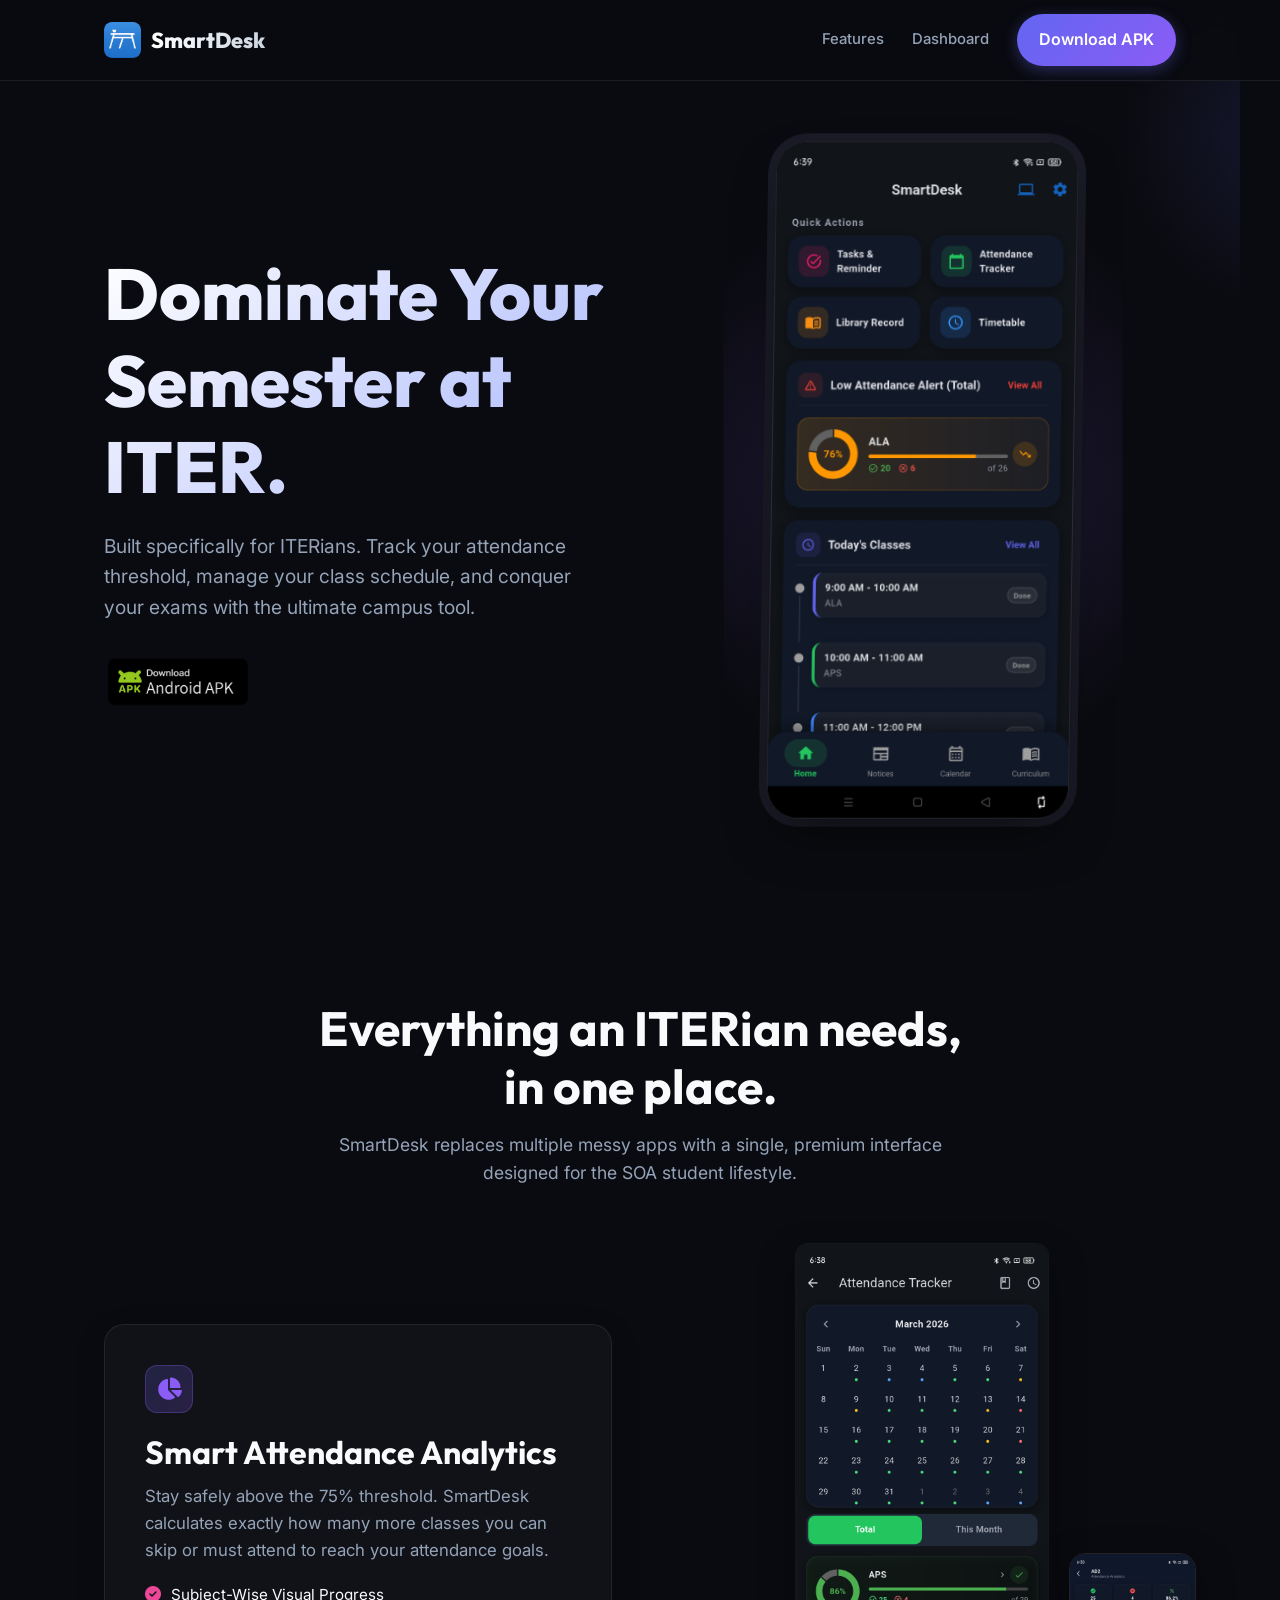
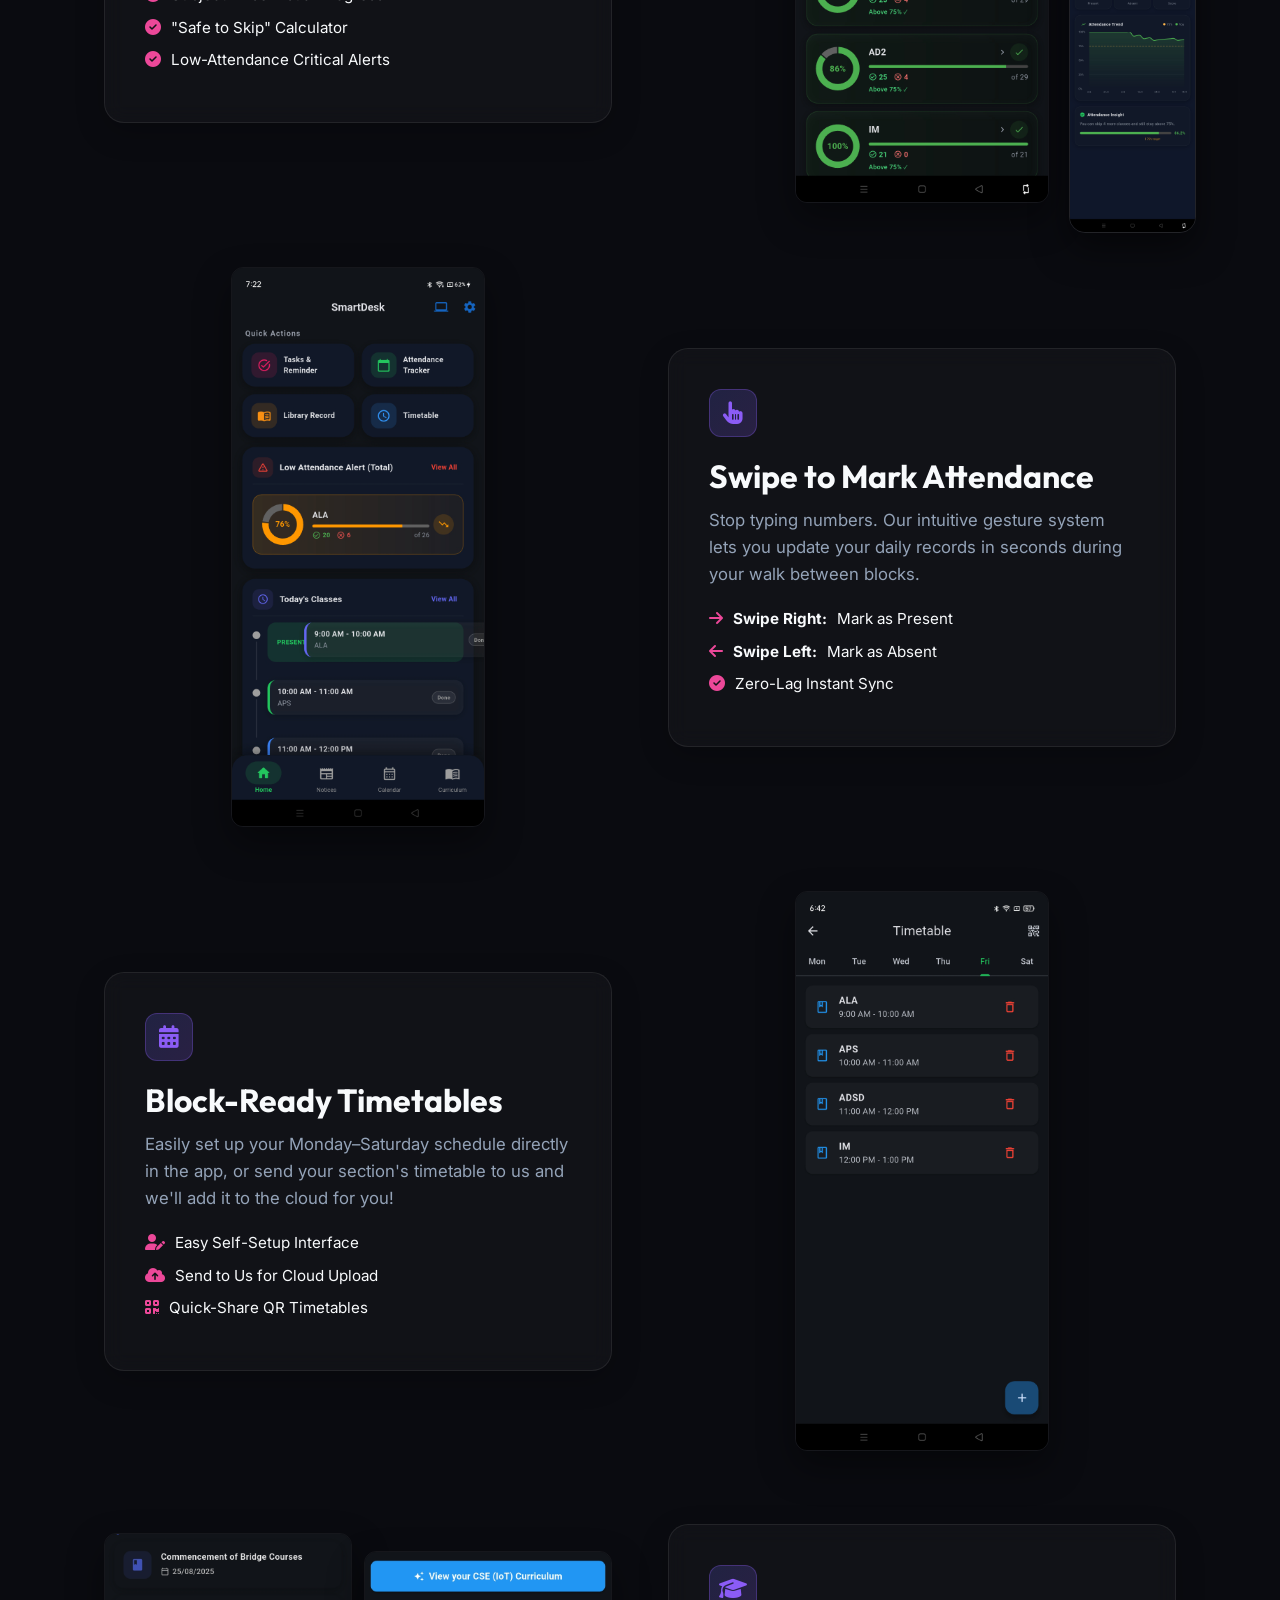
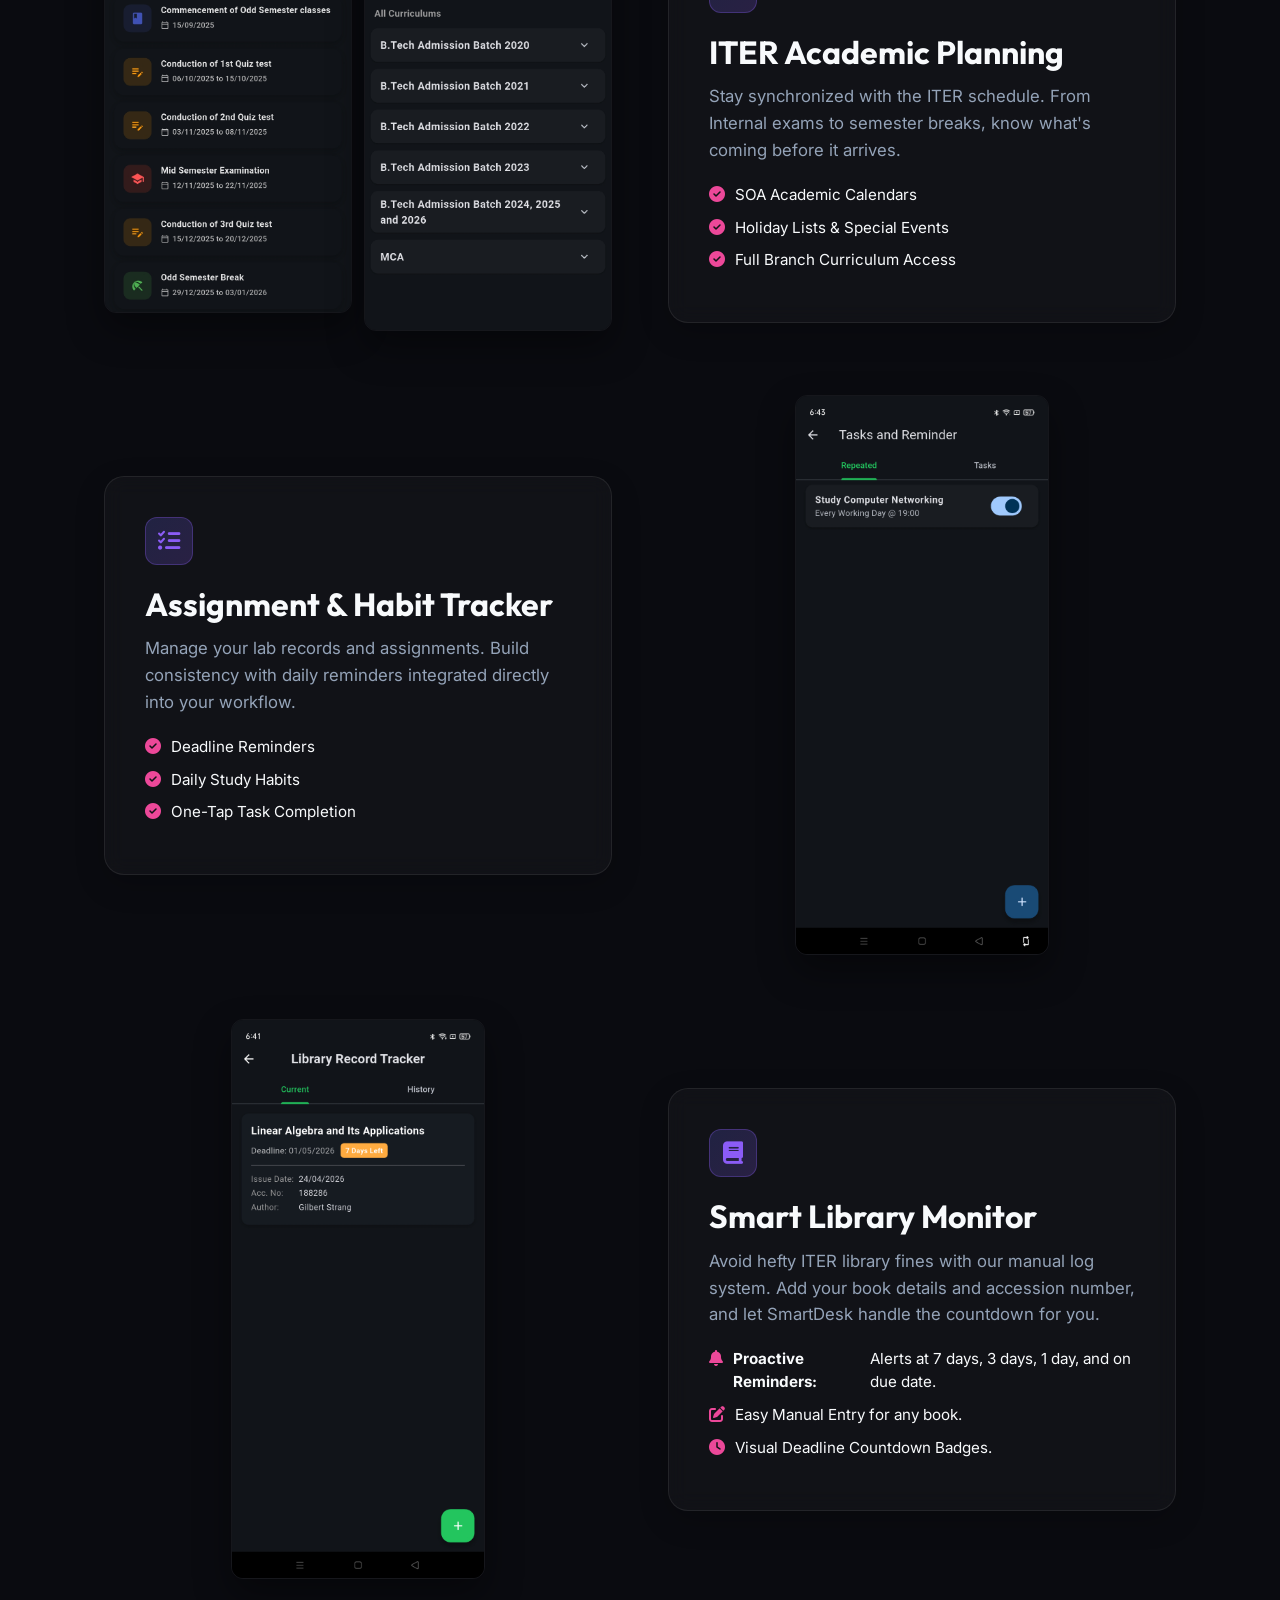
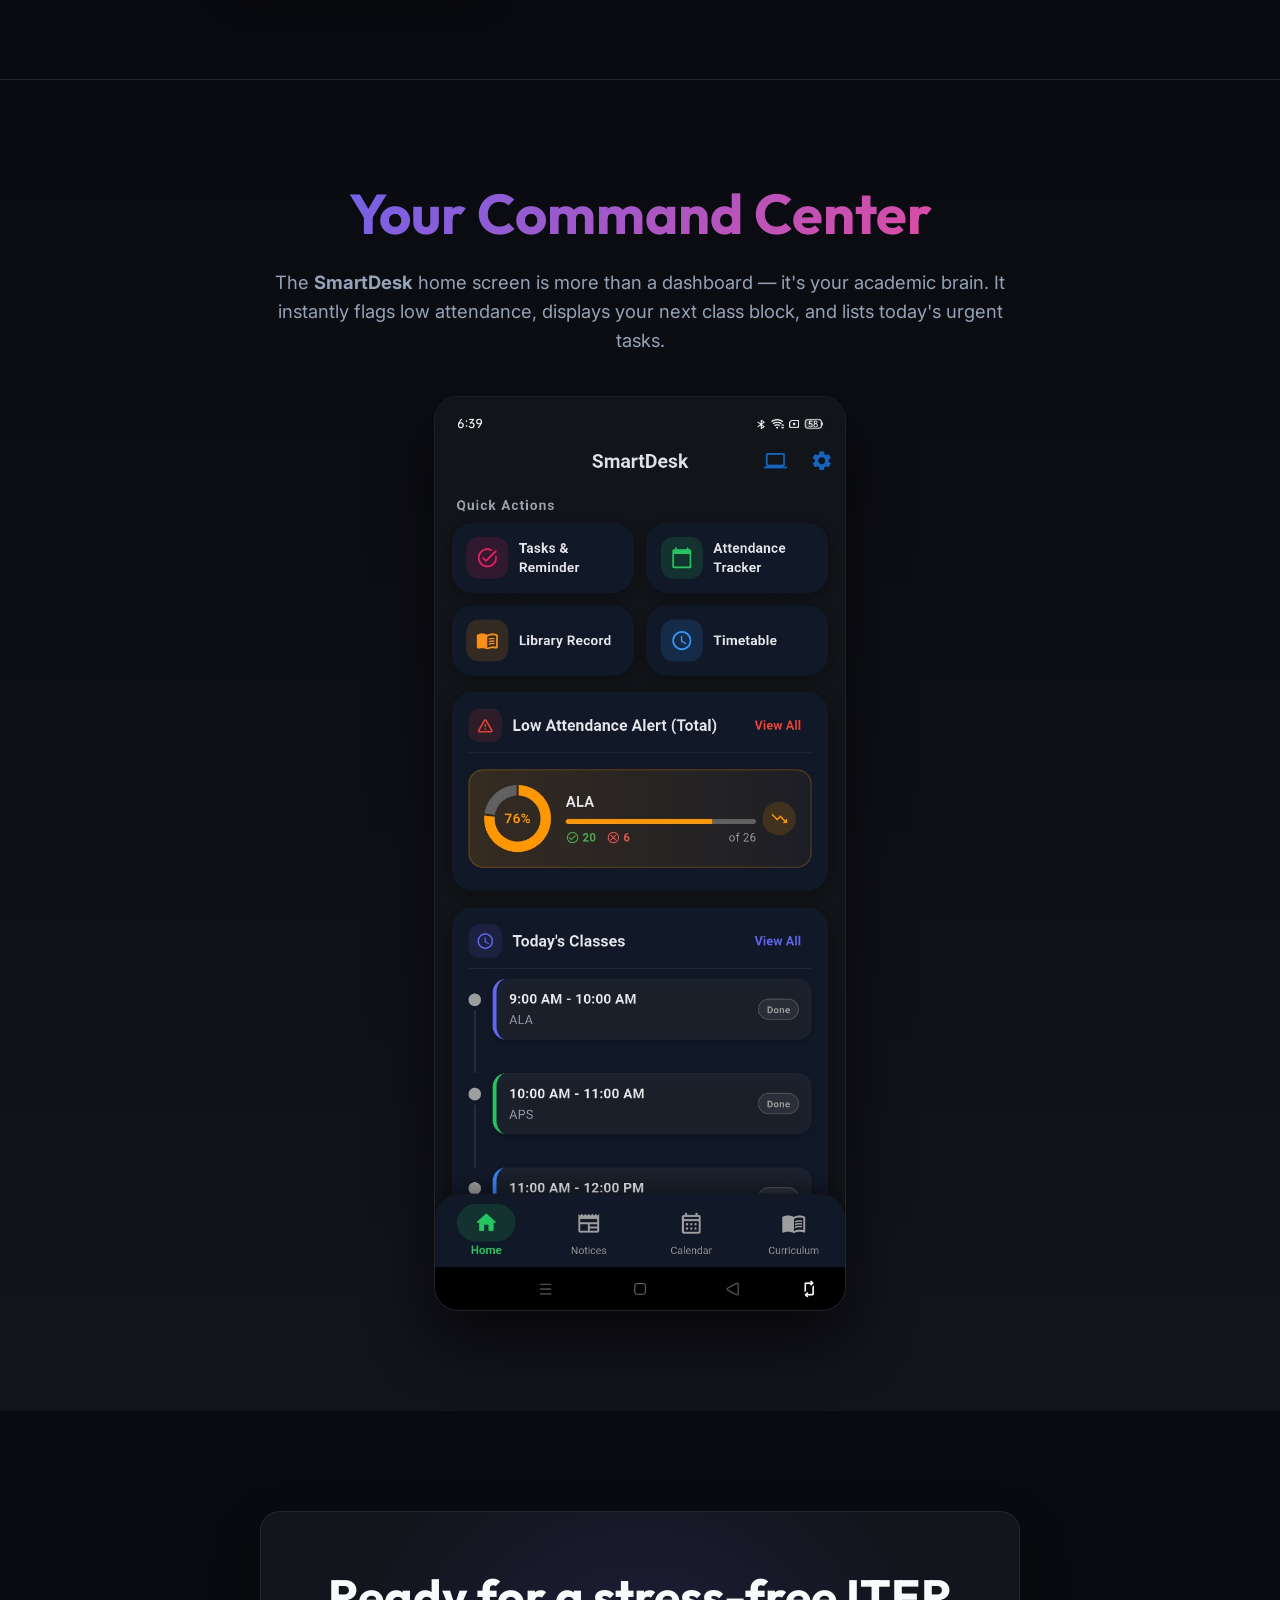
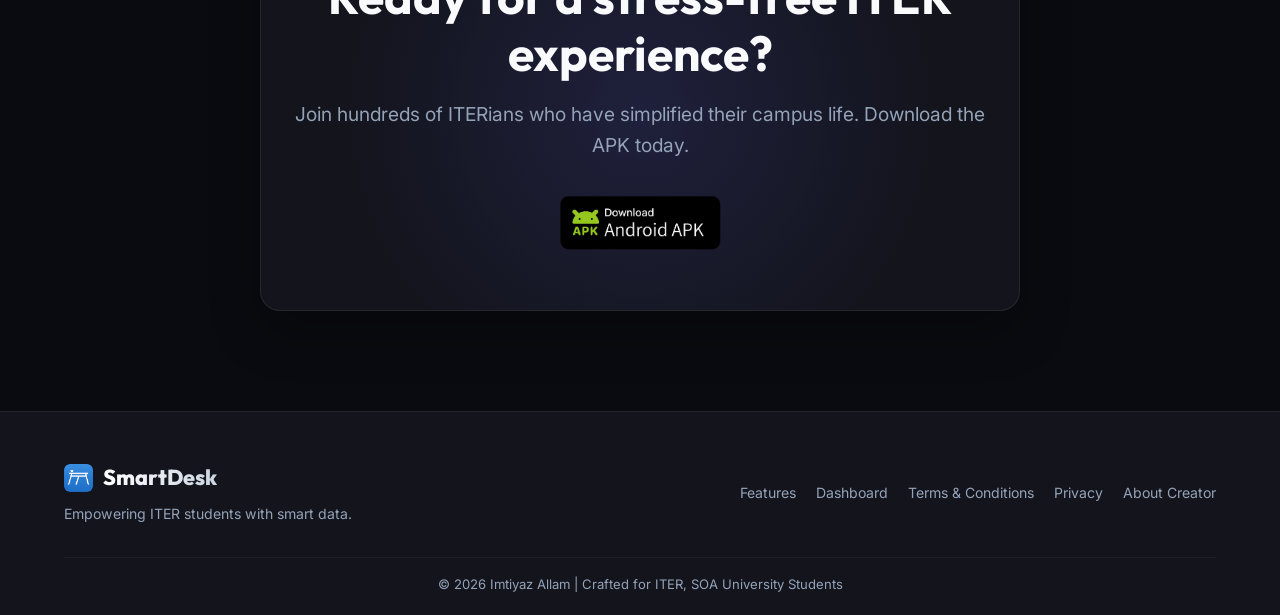
<file: index.html>
<!DOCTYPE html>
<html lang="en">

<head>
    <meta charset="UTF-8">
    <meta name="viewport" content="width=device-width, initial-scale=1.0">
    <link rel="icon" type="image/png" href="img/logo.png">
    <title>SmartDesk - Your Ultimate ITER Campus Companion</title>
    <meta name="description"
        content="Built for ITERians. Track attendance, manage schedules, plan academics, and stay on top of your library records in one integrated app.">
    <!-- Google Fonts -->
    <link rel="preconnect" href="https://fonts.googleapis.com">
    <link rel="preconnect" href="https://fonts.gstatic.com" crossorigin>
    <link
        href="https://fonts.googleapis.com/css2?family=Inter:wght@300;400;500;600&family=Outfit:wght@500;700;800&display=swap"
        rel="stylesheet">
    <!-- FontAwesome -->
    <link rel="stylesheet" href="https://cdnjs.cloudflare.com/ajax/libs/font-awesome/6.4.0/css/all.min.css">
    <link rel="stylesheet" href="style.css">
</head>

<body>

    <!-- Navbar -->
    <nav class="navbar">
        <div class="nav-container">
            <a href="#" class="logo">
                <img src="img/logo.png" alt="SmartDesk Logo" class="logo-img">
                <span class="logo-text">SmartDesk</span>
            </a>
            <div class="nav-links" id="navLinks">
                <a href="#features">Features</a>
                <a href="#dashboard">Dashboard</a>
                <a href="#download" class="apk-download-link btn-primary">Download APK</a>
            </div>
            <button class="mobile-menu-btn" id="mobileMenuBtn" aria-label="Toggle Navigation" aria-expanded="false"
                aria-controls="navLinks">
                <i class="fas fa-bars" aria-hidden="true"></i>
            </button>
        </div>
    </nav>

    <!-- Hero Section -->
    <header class="hero">
        <div class="hero-content">
            <h1 class="fade-in-up">Dominate Your Semester at ITER.</h1>
            <p class="hero-subtitle fade-in-up delay-1">Built specifically for ITERians. Track your attendance
                threshold, manage your class schedule, and conquer your exams with the ultimate campus tool.</p>
            <div class="hero-cta fade-in-up delay-2">
                <a href="#" class="apk-download-link">
                    <img src="img/Download_Android_APK_Badge.webp" alt="Download Android APK"
                        class="download-badge hover-lift">
                </a>
            </div>
        </div>
        <div class="hero-visual fade-in-up delay-3">
            <div class="mockup-container">
                <img src="img/Home.jpg" alt="SmartDesk Dashboard" class="app-mockup">
                <div class="glow-effect" aria-hidden="true"></div>
            </div>
        </div>
    </header>

    <!-- Features Section -->
    <section id="features" class="features-section">
        <div class="section-header reveal">
            <h2>Everything an ITERian needs, in one place.</h2>
            <p>SmartDesk replaces multiple messy apps with a single, premium interface designed for the SOA student
                lifestyle.</p>
        </div>

        <div class="features-grid">

            <!-- Feature 1: Attendance -->
            <div class="feature-card reveal">
                <div class="feature-content">
                    <div class="icon-box"><i class="fas fa-chart-pie" aria-hidden="true"></i></div>
                    <h3>Smart Attendance Analytics</h3>
                    <p>Stay safely above the 75% threshold. SmartDesk calculates exactly how many more classes you can
                        skip or must attend to reach your attendance goals.</p>
                    <ul class="feature-list">
                        <li><i class="fas fa-check-circle" aria-hidden="true"></i> Subject-Wise Visual Progress</li>
                        <li><i class="fas fa-check-circle" aria-hidden="true"></i> "Safe to Skip" Calculator</li>
                        <li><i class="fas fa-check-circle" aria-hidden="true"></i> Low-Attendance Critical Alerts</li>
                    </ul>
                </div>
                <div class="feature-visual">
                    <img src="img/Attendance.jpg" alt="Attendance Tracking" class="feature-img main-img">
                    <img src="img/Analytics.jpg" alt="Attendance Analytics" class="feature-img floating-img"
                        aria-hidden="true">
                </div>
            </div>

            <!-- Feature 2: Gesture -->
            <div class="feature-card reverse reveal">
                <div class="feature-visual">
                    <img src="img/Gesture.jpg" alt="Swipe Attendance Gesture" class="feature-img main-img">
                </div>
                <div class="feature-content">
                    <div class="icon-box"><i class="fas fa-hand-pointer" aria-hidden="true"></i></div>
                    <h3>Swipe to Mark Attendance</h3>
                    <p>Stop typing numbers. Our intuitive gesture system lets you update your daily records in seconds
                        during your walk between blocks.</p>
                    <ul class="feature-list">
                        <li><i class="fas fa-arrow-right" aria-hidden="true"></i> <strong>Swipe Right:</strong> Mark as
                            Present</li>
                        <li><i class="fas fa-arrow-left" aria-hidden="true"></i> <strong>Swipe Left:</strong> Mark as
                            Absent</li>
                        <li><i class="fas fa-check-circle" aria-hidden="true"></i> Zero-Lag Instant Sync</li>
                    </ul>
                </div>
            </div>

            <!-- Feature 3: Timetable -->
            <div class="feature-card reveal">
                <div class="feature-content">
                    <div class="icon-box"><i class="fas fa-calendar-alt" aria-hidden="true"></i></div>
                    <h3>Block-Ready Timetables</h3>
                    <p>Easily set up your Monday–Saturday schedule directly in the app, or send your section's timetable
                        to us and we'll add it to the cloud for you!</p>
                    <ul class="feature-list">
                        <li><i class="fas fa-user-edit" aria-hidden="true"></i> Easy Self-Setup Interface</li>
                        <li><i class="fas fa-cloud-upload-alt" aria-hidden="true"></i> Send to Us for Cloud Upload</li>
                        <li><i class="fas fa-qrcode" aria-hidden="true"></i> Quick-Share QR Timetables</li>
                    </ul>
                </div>
                <div class="feature-visual">
                    <img src="img/Timetable.jpg" alt="ITER Timetable UI" class="feature-img main-img">
                </div>
            </div>

            <!-- Feature 4: Academic Planning -->
            <div class="feature-card reverse reveal">
                <div class="feature-visual dual-grid">
                    <img src="img/AcademicCal.jpg" alt="ITER Academic Calendar" class="feature-img">
                    <img src="img/Curriculum.jpg" alt="Syllabus View" class="feature-img">
                </div>
                <div class="feature-content">
                    <div class="icon-box"><i class="fas fa-graduation-cap" aria-hidden="true"></i></div>
                    <h3>ITER Academic Planning</h3>
                    <p>Stay synchronized with the ITER schedule. From Internal exams to semester breaks, know what's
                        coming before it arrives.</p>
                    <ul class="feature-list">
                        <li><i class="fas fa-check-circle" aria-hidden="true"></i> SOA Academic Calendars</li>
                        <li><i class="fas fa-check-circle" aria-hidden="true"></i> Holiday Lists & Special Events</li>
                        <li><i class="fas fa-check-circle" aria-hidden="true"></i> Full Branch Curriculum Access</li>
                    </ul>
                </div>
            </div>

            <!-- Feature 5: Tasks -->
            <div class="feature-card reveal">
                <div class="feature-content">
                    <div class="icon-box"><i class="fas fa-tasks" aria-hidden="true"></i></div>
                    <h3>Assignment &amp; Habit Tracker</h3>
                    <p>Manage your lab records and assignments. Build consistency with daily reminders integrated
                        directly into your workflow.</p>
                    <ul class="feature-list">
                        <li><i class="fas fa-check-circle" aria-hidden="true"></i> Deadline Reminders</li>
                        <li><i class="fas fa-check-circle" aria-hidden="true"></i> Daily Study Habits</li>
                        <li><i class="fas fa-check-circle" aria-hidden="true"></i> One-Tap Task Completion</li>
                    </ul>
                </div>
                <div class="feature-visual">
                    <img src="img/Todo.jpg" alt="Tasks and Reminders" class="feature-img main-img">
                </div>
            </div>

            <!-- Feature 6: Library -->
            <div class="feature-card reverse reveal">
                <div class="feature-visual">
                    <img src="img/Library.jpg" alt="Library Record Tracker" class="feature-img main-img">
                </div>
                <div class="feature-content">
                    <div class="icon-box"><i class="fas fa-book" aria-hidden="true"></i></div>
                    <h3>Smart Library Monitor</h3>
                    <p>Avoid hefty ITER library fines with our manual log system. Add your book details and accession
                        number, and let SmartDesk handle the countdown for you.</p>
                    <ul class="feature-list">
                        <li><i class="fas fa-bell" aria-hidden="true"></i> <strong>Proactive Reminders:</strong> Alerts
                            at 7 days, 3 days, 1 day, and on due date.</li>
                        <li><i class="fas fa-edit" aria-hidden="true"></i> Easy Manual Entry for any book.</li>
                        <li><i class="fas fa-clock" aria-hidden="true"></i> Visual Deadline Countdown Badges.</li>
                    </ul>
                </div>
            </div>

        </div>
    </section>

    <!-- Dashboard Section -->
    <section id="dashboard" class="dashboard-section reveal">
        <div class="dashboard-container">
            <div class="dashboard-text">
                <h2>Your Command Center</h2>
                <p>The <strong>SmartDesk</strong> home screen is more than a dashboard — it's your academic brain. It
                    instantly flags low attendance, displays your next class block, and lists today's urgent tasks.</p>
            </div>
            <div class="dashboard-showcase">
                <img src="img/Home.jpg" alt="SmartDesk Main Dashboard" class="showcase-img hover-lift">
            </div>
        </div>
    </section>

    <!-- CTA Section -->
    <section id="download" class="cta-section reveal">
        <div class="cta-content">
            <h2>Ready for a stress-free ITER experience?</h2>
            <p>Join hundreds of ITERians who have simplified their campus life. Download the APK today.</p>
            <a href="#" class="apk-download-link cta-download">
                <img src="img/Download_Android_APK_Badge.webp" alt="Download for Android" class="hover-lift">
            </a>
        </div>
    </section>

    <!-- Footer -->
    <footer>
        <div class="footer-content">
            <div class="footer-brand">
                <div class="logo">
                    <img src="img/logo.png" alt="SmartDesk Logo" class="logo-img-small">
                    <span class="logo-text">SmartDesk</span>
                </div>
                <p>Empowering ITER students with smart data.</p>
            </div>
            <nav class="footer-links" aria-label="Footer Navigation">
                <a href="#features">Features</a>
                <a href="#dashboard">Dashboard</a>
                <a href="terms.html">Terms &amp; Conditions</a>
                <a href="privacy.html">Privacy</a>
                <a href="about.html">About Creator</a>
            </nav>
        </div>
        <div class="footer-bottom">
            <p>&copy; 2026 Imtiyaz Allam | Crafted for ITER, SOA University Students</p>
        </div>
    </footer>

    <!-- Download Modal -->
    <div id="termsModal" class="modal-overlay" role="dialog" aria-modal="true" aria-labelledby="modalTitle">
        <div class="modal-content">
            <div class="modal-header">
                <i class="fas fa-shield-check" aria-hidden="true"></i>
                <h2 id="modalTitle">Download SmartDesk</h2>
            </div>
            <div class="modal-body">
                <p>By clicking "Accept &amp; Download", you agree to our <a href="terms.html" target="_blank"
                        rel="noopener">Terms &amp; Conditions</a> and <a href="privacy.html" target="_blank"
                        rel="noopener">Privacy Policy</a>.</p>
            </div>
            <div class="modal-footer">
                <button id="cancelBtn" class="btn-secondary">Cancel</button>
                <button id="acceptBtn" class="btn-primary">Accept &amp; Download</button>
            </div>
        </div>
    </div>

    <script src="script.js"></script>
</body>

</html>
</file>
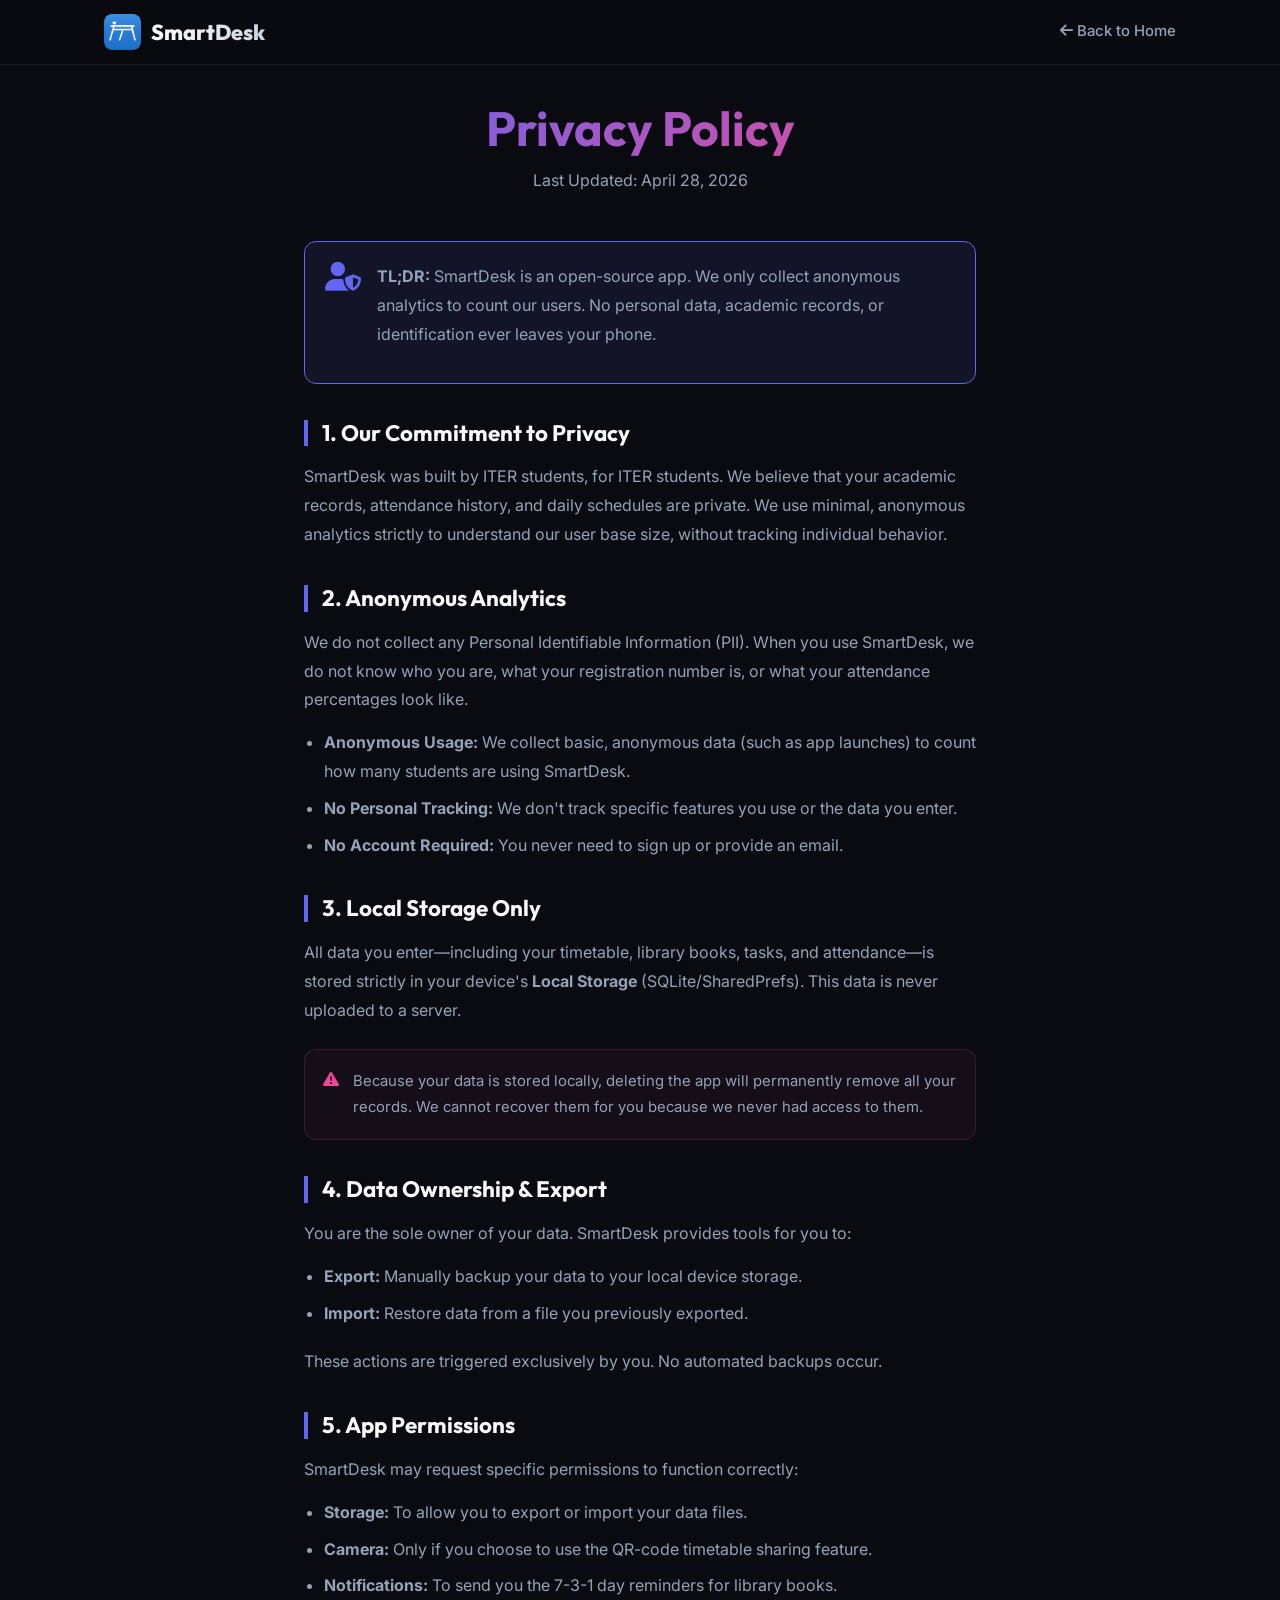
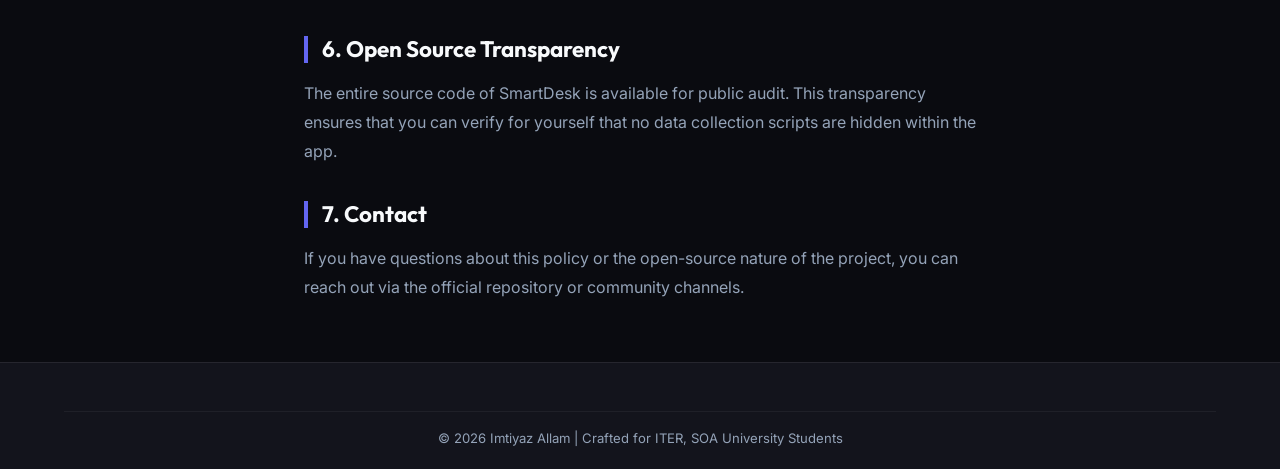
<file: privacy.html>
<!DOCTYPE html>
<html lang="en">

<head>
    <meta charset="UTF-8">
    <meta name="viewport" content="width=device-width, initial-scale=1.0">
    <link rel="icon" type="image/png" href="img/logo.png">
    <title>Privacy Policy - SmartDesk</title>
    <!-- Google Fonts -->
    <link rel="preconnect" href="https://fonts.googleapis.com">
    <link rel="preconnect" href="https://fonts.gstatic.com" crossorigin>
    <link
        href="https://fonts.googleapis.com/css2?family=Inter:wght@300;400;500;600&family=Outfit:wght@500;700;800&display=swap"
        rel="stylesheet">
    <!-- FontAwesome -->
    <link rel="stylesheet" href="https://cdnjs.cloudflare.com/ajax/libs/font-awesome/6.4.0/css/all.min.css">
    <link rel="stylesheet" href="style.css">
</head>

<body class="legal-page">
    <!-- Simple Navbar for Legal Page -->
    <nav class="navbar">
        <div class="nav-container">
            <a href="index.html" class="logo">
                <img src="img/logo.png" alt="SmartDesk Logo" class="logo-img">
                <span class="logo-text">SmartDesk</span>
            </a>
            <div class="nav-links">
                <a href="index.html"><i class="fas fa-arrow-left"></i> Back to Home</a>
            </div>
        </div>
    </nav>

    <main class="legal-content">
        <header class="legal-header">
            <h1>Privacy Policy</h1>
            <p>Last Updated: April 28, 2026</p>
        </header>

        <section class="legal-section">
            <div class="privacy-highlight">
                <i class="fas fa-user-shield"></i>
                <p><strong>TL;DR:</strong> SmartDesk is an open-source app. We only collect anonymous analytics to
                    count our users. No personal data, academic records, or identification ever leaves your phone.</p>
            </div>

            <h2>1. Our Commitment to Privacy</h2>
            <p>SmartDesk was built by ITER students, for ITER students. We believe that your academic records,
                attendance history, and daily schedules are private. We use minimal, anonymous analytics strictly to
                understand our user base size, without tracking individual behavior.</p>

            <h2>2. Anonymous Analytics</h2>
            <p>We do not collect any Personal Identifiable Information (PII). When you use SmartDesk, we do not know who
                you are, what your registration number is, or what your attendance percentages look like.</p>
            <ul>
                <li><strong>Anonymous Usage:</strong> We collect basic, anonymous data (such as app launches) to count
                    how many students are using SmartDesk.</li>
                <li><strong>No Personal Tracking:</strong> We don't track specific features you use or the data you
                    enter.</li>
                <li><strong>No Account Required:</strong> You never need to sign up or provide an email.</li>
            </ul>

            <h2>3. Local Storage Only</h2>
            <p>All data you enter—including your timetable, library books, tasks, and attendance—is stored strictly in
                your device's <strong>Local Storage</strong> (SQLite/SharedPrefs). This data is never uploaded to a
                server.</p>
            <div class="warning-box">
                <i class="fas fa-exclamation-triangle"></i>
                <p>Because your data is stored locally, deleting the app will permanently remove all your records. We
                    cannot recover them for you because we never had access to them.</p>
            </div>

            <h2>4. Data Ownership & Export</h2>
            <p>You are the sole owner of your data. SmartDesk provides tools for you to:</p>
            <ul>
                <li><strong>Export:</strong> Manually backup your data to your local device storage.</li>
                <li><strong>Import:</strong> Restore data from a file you previously exported.</li>
            </ul>
            <p>These actions are triggered exclusively by you. No automated backups occur.</p>

            <h2>5. App Permissions</h2>
            <p>SmartDesk may request specific permissions to function correctly:</p>
            <ul>
                <li><strong>Storage:</strong> To allow you to export or import your data files.</li>
                <li><strong>Camera:</strong> Only if you choose to use the QR-code timetable sharing feature.</li>
                <li><strong>Notifications:</strong> To send you the 7-3-1 day reminders for library books.</li>
            </ul>

            <h2>6. Open Source Transparency</h2>
            <p>The entire source code of SmartDesk is available for public audit. This transparency ensures that you can
                verify for yourself that no data collection scripts are hidden within the app.</p>

            <h2>7. Contact</h2>
            <p>If you have questions about this policy or the open-source nature of the project, you can reach out via
                the official repository or community channels.</p>
            </section>
    </main>

    <footer>
        <div class="footer-bottom">
            <p>&copy; 2026 Imtiyaz Allam | Crafted for ITER, SOA University Students</p>
        </div>
    </footer>
</body>

</html>
</file>
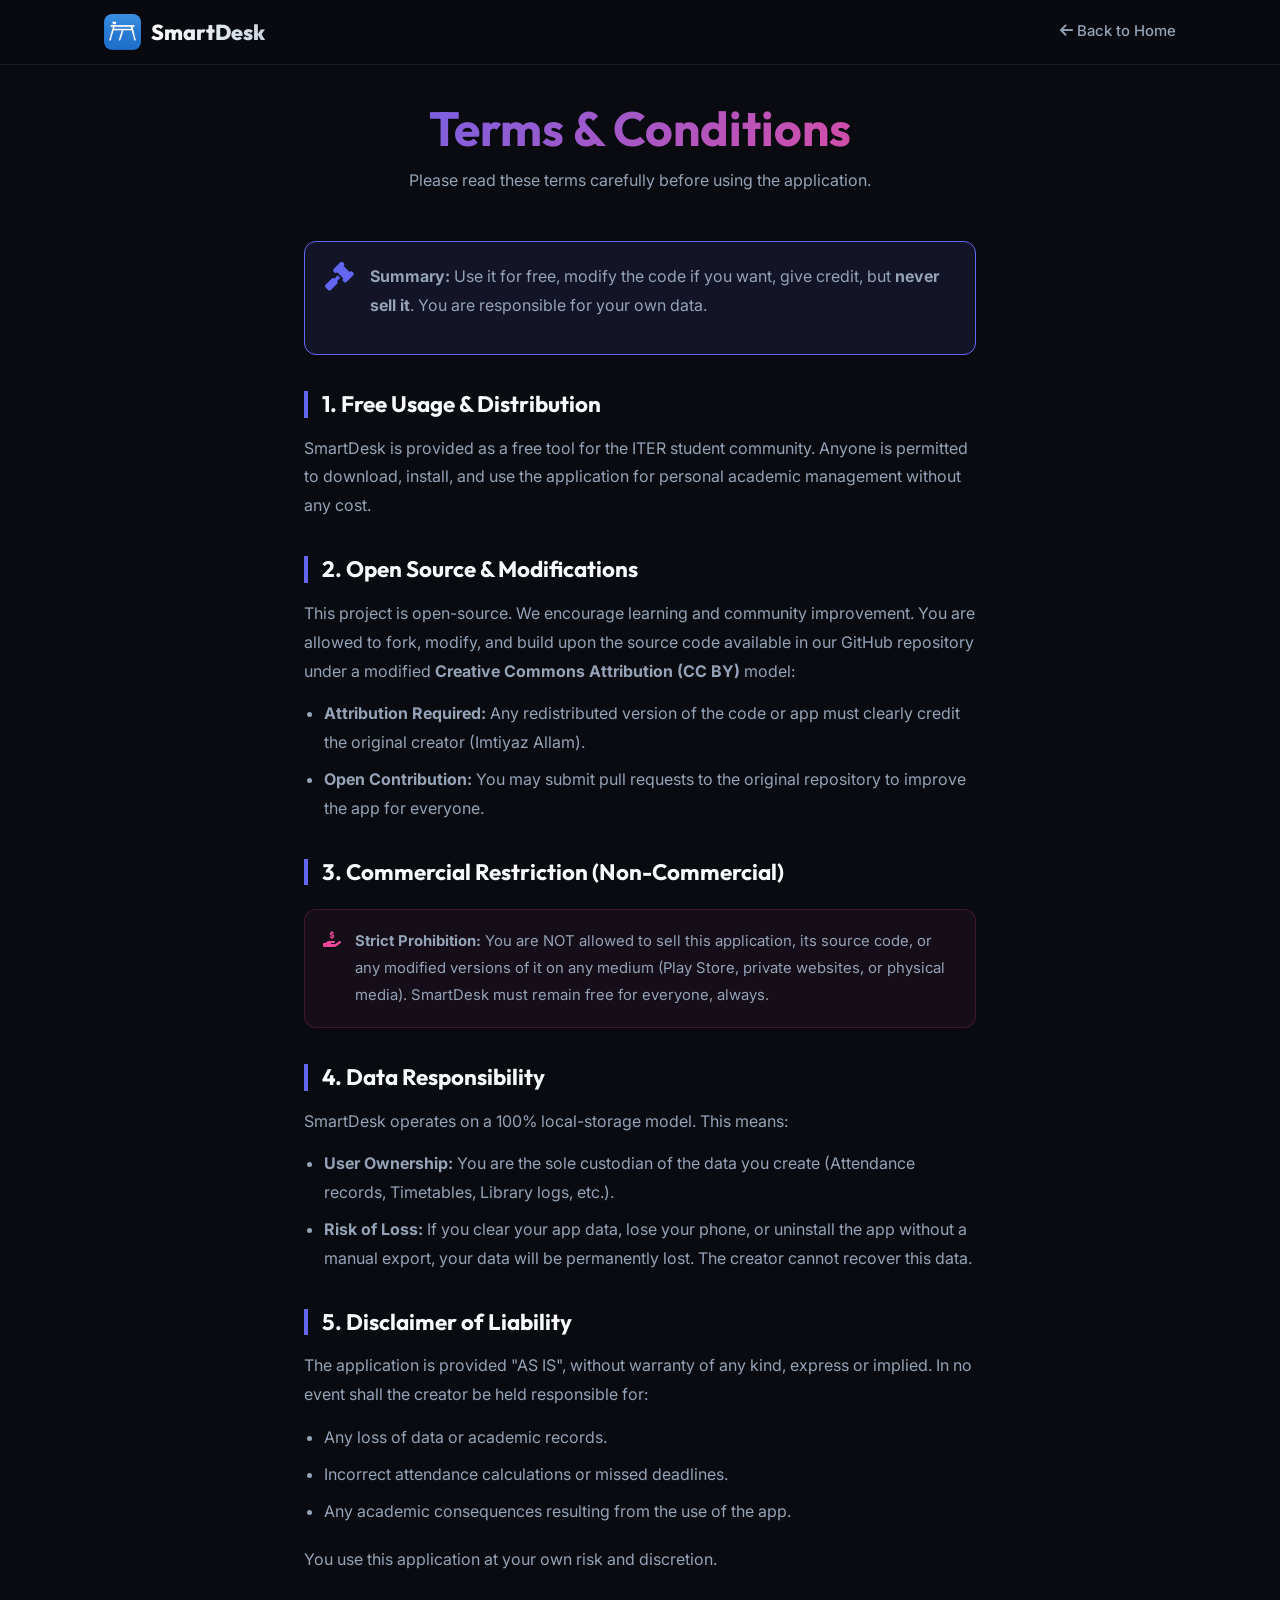
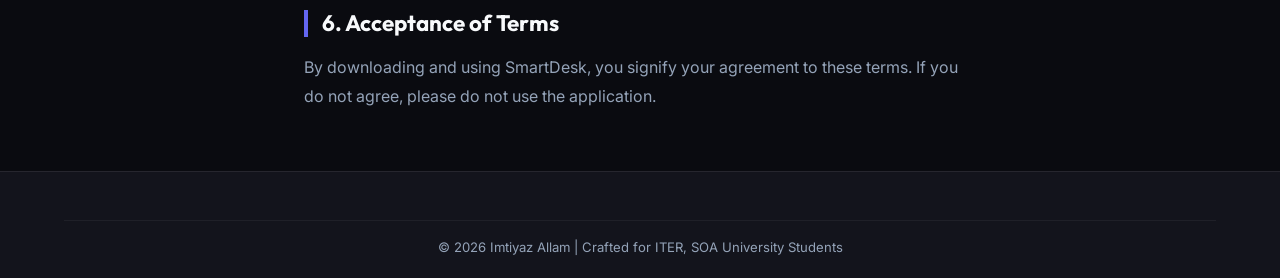
<file: terms.html>
<!DOCTYPE html>
<html lang="en">

<head>
    <meta charset="UTF-8">
    <meta name="viewport" content="width=device-width, initial-scale=1.0">
    <link rel="icon" type="image/png" href="img/logo.png">
    <title>Terms & Conditions - SmartDesk</title>
    <!-- Google Fonts -->
    <link rel="preconnect" href="https://fonts.googleapis.com">
    <link rel="preconnect" href="https://fonts.gstatic.com" crossorigin>
    <link
        href="https://fonts.googleapis.com/css2?family=Inter:wght@300;400;500;600&family=Outfit:wght@500;700;800&display=swap"
        rel="stylesheet">
    <!-- FontAwesome -->
    <link rel="stylesheet" href="https://cdnjs.cloudflare.com/ajax/libs/font-awesome/6.4.0/css/all.min.css">
    <link rel="stylesheet" href="style.css">
</head>

<body class="legal-page">
    <!-- Navbar -->
    <nav class="navbar">
        <div class="nav-container">
            <a href="index.html" class="logo">
                <img src="img/logo.png" alt="SmartDesk Logo" class="logo-img">
                <span class="logo-text">SmartDesk</span>
            </a>
            <div class="nav-links">
                <a href="index.html"><i class="fas fa-arrow-left"></i> Back to Home</a>
            </div>
        </div>
    </nav>

    <main class="legal-content">
        <header class="legal-header">
            <h1>Terms & Conditions</h1>
            <p>Please read these terms carefully before using the application.</p>
        </header>

        <section class="legal-section">
            <div class="privacy-highlight">
                <i class="fas fa-gavel"></i>
                <p><strong>Summary:</strong> Use it for free, modify the code if you want, give credit, but
                    <strong>never sell it</strong>. You are responsible for your own data.
                </p>
            </div>

            <h2>1. Free Usage & Distribution</h2>
            <p>SmartDesk is provided as a free tool for the ITER student community. Anyone is permitted to download,
                install, and use the application for personal academic management without any cost.</p>

            <h2>2. Open Source & Modifications</h2>
            <p>This project is open-source. We encourage learning and community improvement. You are allowed to fork,
                modify, and build upon the source code available in our GitHub repository under a modified
                <strong>Creative Commons Attribution (CC BY)</strong> model:
            </p>
            <ul>
                <li><strong>Attribution Required:</strong> Any redistributed version of the code or app must clearly
                    credit the original creator (Imtiyaz Allam).</li>
                <li><strong>Open Contribution:</strong> You may submit pull requests to the original repository to
                    improve the app for everyone.</li>
            </ul>

            <h2>3. Commercial Restriction (Non-Commercial)</h2>
            <div class="warning-box">
                <i class="fas fa-hand-holding-usd"></i>
                <p><strong>Strict Prohibition:</strong> You are NOT allowed to sell this application, its source code,
                    or any modified versions of it on any medium (Play Store, private websites, or physical media).
                    SmartDesk must remain free for everyone, always.</p>
            </div>

            <h2>4. Data Responsibility</h2>
            <p>SmartDesk operates on a 100% local-storage model. This means:</p>
            <ul>
                <li><strong>User Ownership:</strong> You are the sole custodian of the data you create (Attendance
                    records, Timetables, Library logs, etc.).</li>
                <li><strong>Risk of Loss:</strong> If you clear your app data, lose your phone, or uninstall the app
                    without a manual export, your data will be permanently lost. The creator cannot recover this data.
                </li>
            </ul>

            <h2>5. Disclaimer of Liability</h2>
            <p>The application is provided "AS IS", without warranty of any kind, express or implied. In no event shall
                the creator be held responsible for:</p>
            <ul>
                <li>Any loss of data or academic records.</li>
                <li>Incorrect attendance calculations or missed deadlines.</li>
                <li>Any academic consequences resulting from the use of the app.</li>
            </ul>
            <p>You use this application at your own risk and discretion.</p>

            <h2>6. Acceptance of Terms</h2>
            <p>By downloading and using SmartDesk, you signify your agreement to these terms. If you do not agree,
                please do not use the application.</p>
        </section>
    </main>

    <footer>
        <div class="footer-bottom">
            <p>&copy; 2026 Imtiyaz Allam | Crafted for ITER, SOA University Students</p>
        </div>
    </footer>
</body>

</html>
</file>
<file: style.css>
/* ============================================================
   SMARTDESK — MOBILE-FIRST STYLESHEET
   Design: Dark Premium | Mobile-first, scales up to desktop
   ============================================================ */

/* ---------- DESIGN TOKENS ---------- */
:root {
    --bg-primary: #0a0b10;
    --bg-secondary: #13141c;
    --bg-tertiary: rgba(255, 255, 255, 0.03);
    --bg-glass: rgba(10, 11, 16, 0.85);

    --accent-primary: #6366f1;
    --accent-secondary: #8b5cf6;
    --accent-tertiary: #ec4899;

    --text-primary: #f8fafc;
    --text-secondary: #94a3b8;

    --border-color: rgba(255, 255, 255, 0.08);
    --border-hover: rgba(99, 102, 241, 0.4);

    --font-heading: 'Outfit', sans-serif;
    --font-body: 'Inter', sans-serif;

    --max-width: 1200px;
    --border-radius: 20px;
    --border-radius-sm: 12px;

    --transition-fast: 0.2s ease;
    --transition-base: 0.3s ease;
    --transition-slow: 0.6s cubic-bezier(0.16, 1, 0.3, 1);

    /* Mobile spacing */
    --section-pad-y: 64px;
    --section-pad-x: 20px;
}

/* ---------- RESET ---------- */
*,
*::before,
*::after {
    margin: 0;
    padding: 0;
    box-sizing: border-box;
}

html {
    scroll-behavior: smooth;
    -webkit-text-size-adjust: 100%;
}

body {
    font-family: var(--font-body);
    background-color: var(--bg-primary);
    color: var(--text-primary);
    line-height: 1.6;
    overflow-x: hidden;
    -webkit-font-smoothing: antialiased;
}

h1,
h2,
h3,
h4,
h5,
h6 {
    font-family: var(--font-heading);
    line-height: 1.2;
    color: var(--text-primary);
}

a {
    text-decoration: none;
    color: inherit;
}

ul {
    list-style: none;
}

img {
    max-width: 100%;
    display: block;
}

/* ---------- UTILITY ---------- */
.hover-lift {
    transition: transform var(--transition-base), box-shadow var(--transition-base);
}

.hover-lift:hover {
    transform: translateY(-4px);
}

.btn-primary {
    display: inline-block;
    background: linear-gradient(135deg, var(--accent-primary), var(--accent-secondary));
    color: #fff;
    padding: 10px 22px;
    border-radius: 30px;
    font-weight: 600;
    font-size: 0.9rem;
    transition: all var(--transition-base);
    box-shadow: 0 4px 15px rgba(99, 102, 241, .3);
    white-space: nowrap;
}

.btn-primary:hover {
    box-shadow: 0 6px 20px rgba(139, 92, 246, .5);
    transform: translateY(-2px);
}

/* ============================================================
   NAVBAR — mobile default, desktop override
   ============================================================ */
.navbar {
    position: fixed;
    top: 0;
    left: 0;
    width: 100%;
    z-index: 200;
    background: var(--bg-glass);
    backdrop-filter: blur(16px);
    -webkit-backdrop-filter: blur(16px);
    border-bottom: 1px solid var(--border-color);
    transition: background var(--transition-base), box-shadow var(--transition-base);
}

.nav-container {
    display: flex;
    justify-content: space-between;
    align-items: center;
    padding: 14px var(--section-pad-x);
    max-width: var(--max-width);
    margin: 0 auto;
}

.logo {
    display: flex;
    align-items: center;
    gap: 10px;
    flex-shrink: 0;
}

.logo-img {
    height: 36px;
    width: auto;
    border-radius: 8px;
}

.logo-text {
    font-family: var(--font-heading);
    font-size: 1.35rem;
    font-weight: 800;
    background: linear-gradient(to right, #fff, #cbd5e1);
    -webkit-background-clip: text;
    -webkit-text-fill-color: transparent;
}

/* Mobile nav links — hidden by default */
.nav-links {
    display: none;
    flex-direction: column;
    gap: 0;
    position: absolute;
    top: 100%;
    left: 0;
    width: 100%;
    background: var(--bg-secondary);
    border-bottom: 1px solid var(--border-color);
    padding: 12px 0;
}

.nav-links.active {
    display: flex;
}

.nav-links a {
    display: block;
    padding: 12px var(--section-pad-x);
    font-size: 1rem;
    font-weight: 500;
    color: var(--text-secondary);
    transition: color var(--transition-fast), background var(--transition-fast);
}

.nav-links a:not(.btn-primary):hover {
    color: var(--text-primary);
    background: rgba(255, 255, 255, .03);
}

/* Download APK button inside mobile nav — reset link overrides */
.nav-links .btn-primary {
    display: block;
    margin: 10px var(--section-pad-x) 6px;
    padding: 13px 22px;
    text-align: center;
    /* Re-apply btn-primary styles that get stomped by .nav-links a */
    background: linear-gradient(135deg, var(--accent-primary), var(--accent-secondary));
    color: #fff !important;
    border-radius: 30px;
    font-weight: 600;
    font-size: 1rem;
    box-shadow: 0 4px 15px rgba(99, 102, 241, .35);
    -webkit-text-fill-color: #fff;
    /* override gradient text fill from logo */
}

.mobile-menu-btn {
    background: none;
    border: none;
    color: var(--text-primary);
    font-size: 1.4rem;
    cursor: pointer;
    padding: 4px;
    line-height: 1;
    touch-action: manipulation;
}

/* ============================================================
   HERO — mobile-first, stacked layout
   ============================================================ */
.hero {
    display: flex;
    flex-direction: column;
    align-items: center;
    text-align: center;
    padding: 110px var(--section-pad-x) 60px;
    gap: 48px;
    position: relative;
    overflow: hidden;
}

.hero::before {
    content: '';
    position: absolute;
    top: -5%;
    right: -20%;
    width: 360px;
    height: 360px;
    background: radial-gradient(circle, rgba(99, 102, 241, .15) 0%, transparent 70%);
    border-radius: 50%;
    z-index: -1;
    pointer-events: none;
}

.hero-content {
    max-width: 560px;
    width: 100%;
}

.hero h1 {
    font-size: clamp(2.2rem, 8vw, 4.5rem);
    font-weight: 800;
    margin-bottom: 20px;
    background: linear-gradient(135deg, #fff 0%, #a5b4fc 100%);
    -webkit-background-clip: text;
    -webkit-text-fill-color: transparent;
}

.hero-subtitle {
    font-size: clamp(0.95rem, 3vw, 1.2rem);
    color: var(--text-secondary);
    margin-bottom: 32px;
}

.hero-cta .download-badge {
    height: 54px;
    width: auto;
    margin: 0 auto;
}

.hero-visual {
    width: 100%;
    display: flex;
    justify-content: center;
}

.mockup-container {
    position: relative;
    z-index: 1;
}

.app-mockup {
    max-height: 480px;
    width: auto;
    border-radius: 32px;
    box-shadow: 0 25px 50px -12px rgba(0, 0, 0, .5), 0 0 0 8px #1a1b26;
    border: 1px solid rgba(255, 255, 255, .1);
    transition: transform var(--transition-slow);
}

.glow-effect {
    position: absolute;
    top: 50%;
    left: 50%;
    transform: translate(-50%, -50%);
    width: 130%;
    height: 130%;
    background: radial-gradient(circle, rgba(139, 92, 246, .2) 0%, transparent 60%);
    z-index: -1;
    pointer-events: none;
}

/* ============================================================
   FEATURES SECTION — mobile-first single-column
   ============================================================ */
.features-section {
    padding: var(--section-pad-y) var(--section-pad-x);
    max-width: var(--max-width);
    margin: 0 auto;
}

.section-header {
    text-align: center;
    max-width: 660px;
    margin: 0 auto 56px;
}

.section-header h2 {
    font-size: clamp(1.7rem, 5vw, 3rem);
    margin-bottom: 16px;
}

.section-header p {
    color: var(--text-secondary);
    font-size: clamp(0.95rem, 2.5vw, 1.1rem);
}

.features-grid {
    display: flex;
    flex-direction: column;
    gap: 64px;
}

/* Single-column card layout on mobile */
.feature-card {
    display: flex;
    flex-direction: column;
    gap: 28px;
}

/* Visual always on top on mobile */
.feature-card .feature-visual {
    order: -1;
}

/* .reverse has same visual-on-top on mobile */
.feature-card.reverse .feature-visual {
    order: -1;
}

.feature-content {
    background: var(--bg-tertiary);
    padding: 28px 24px;
    border-radius: var(--border-radius);
    border: 1px solid var(--border-color);
    box-shadow: 0 10px 30px rgba(0, 0, 0, .2);
    transition: border-color var(--transition-base), transform var(--transition-base);
    backdrop-filter: blur(10px);
}

.feature-content:hover {
    border-color: var(--border-hover);
    transform: translateY(-4px);
}

.icon-box {
    width: 48px;
    height: 48px;
    border-radius: 12px;
    background: linear-gradient(135deg, rgba(99, 102, 241, .2), rgba(139, 92, 246, .2));
    display: flex;
    align-items: center;
    justify-content: center;
    font-size: 1.4rem;
    color: var(--accent-secondary);
    margin-bottom: 20px;
    border: 1px solid rgba(139, 92, 246, .3);
}

.feature-content h3 {
    font-size: clamp(1.4rem, 4vw, 2rem);
    margin-bottom: 12px;
}

.feature-content p {
    color: var(--text-secondary);
    margin-bottom: 20px;
    font-size: clamp(0.9rem, 2.5vw, 1.05rem);
}

.feature-list li {
    display: flex;
    align-items: flex-start;
    gap: 10px;
    margin-bottom: 10px;
    color: var(--text-primary);
    font-size: 0.95rem;
    line-height: 1.5;
}

.feature-list i {
    color: var(--accent-tertiary);
    font-size: 1rem;
    flex-shrink: 0;
    margin-top: 2px;
}

.feature-visual {
    display: flex;
    justify-content: center;
    align-items: center;
    position: relative;
}

.feature-img {
    border-radius: var(--border-radius-sm);
    box-shadow: 0 16px 36px rgba(0, 0, 0, .4);
    border: 1px solid rgba(255, 255, 255, .05);
}

.main-img {
    max-height: 380px;
    width: auto;
    z-index: 2;
}

/* Floating img hidden on mobile (avoids overflow issues) */
.floating-img {
    display: none;
}

.dual-grid {
    display: grid;
    grid-template-columns: 1fr 1fr;
    gap: 12px;
}

.dual-grid img {
    max-height: 280px;
    width: 100%;
    object-fit: cover;
}

.dual-grid img:nth-child(2) {
    margin-top: 24px;
}

/* ============================================================
   DASHBOARD SECTION
   ============================================================ */
.dashboard-section {
    padding: var(--section-pad-y) var(--section-pad-x);
    background: linear-gradient(180deg, var(--bg-primary) 0%, var(--bg-secondary) 100%);
    border-top: 1px solid var(--border-color);
}

.dashboard-container {
    max-width: var(--max-width);
    margin: 0 auto;
    text-align: center;
}

.dashboard-text {
    max-width: 760px;
    margin: 0 auto 40px;
}

.dashboard-text h2 {
    font-size: clamp(1.8rem, 5vw, 3.5rem);
    margin-bottom: 20px;
    background: linear-gradient(135deg, var(--accent-primary), var(--accent-tertiary));
    -webkit-background-clip: text;
    -webkit-text-fill-color: transparent;
}

.dashboard-text p {
    color: var(--text-secondary);
    font-size: clamp(0.95rem, 2.5vw, 1.15rem);
}

.dashboard-showcase {
    max-width: 860px;
    margin: 0 auto;
}

.showcase-img {
    width: 70%;
    margin: 0 auto;
    border-radius: 24px;
    box-shadow: 0 30px 60px rgba(0, 0, 0, .6);
    border: 1px solid var(--border-color);
}

/* ============================================================
   CTA SECTION
   ============================================================ */
.cta-section {
    padding: var(--section-pad-y) var(--section-pad-x);
    text-align: center;
}

.cta-content {
    max-width: 760px;
    margin: 0 auto;
    background: var(--bg-secondary);
    padding: 56px 28px;
    border-radius: var(--border-radius);
    border: 1px solid var(--border-color);
    position: relative;
    overflow: hidden;
    box-shadow: 0 20px 50px rgba(0, 0, 0, .3);
}

.cta-content::before {
    content: '';
    position: absolute;
    top: 50%;
    left: 50%;
    transform: translate(-50%, -50%);
    width: 100%;
    height: 100%;
    background: radial-gradient(circle, rgba(99, 102, 241, .15) 0%, transparent 70%);
    z-index: 0;
}

.cta-content>* {
    position: relative;
    z-index: 1;
}

.cta-content h2 {
    font-size: clamp(1.6rem, 4vw, 3rem);
    margin-bottom: 16px;
}

.cta-content p {
    color: var(--text-secondary);
    font-size: clamp(0.95rem, 2.5vw, 1.2rem);
    margin-bottom: 32px;
}

.cta-download img {
    height: 62px;
    margin: 0 auto;
}

/* ============================================================
   FOOTER
   ============================================================ */
footer {
    background: var(--bg-secondary);
    padding: 48px var(--section-pad-x) 20px;
    border-top: 1px solid var(--border-color);
}

.footer-content {
    max-width: var(--max-width);
    margin: 0 auto 32px;
    display: flex;
    flex-direction: column;
    align-items: center;
    text-align: center;
    gap: 28px;
}

.logo-img-small {
    height: 28px;
    border-radius: 6px;
}

.footer-brand p {
    color: var(--text-secondary);
    margin-top: 8px;
    font-size: 0.88rem;
}

.footer-links {
    display: flex;
    flex-wrap: wrap;
    justify-content: center;
    gap: 16px 20px;
}

.footer-links a {
    color: var(--text-secondary);
    font-size: 0.88rem;
    transition: color var(--transition-fast);
}

.footer-links a:hover {
    color: var(--accent-primary);
}

.footer-bottom {
    max-width: var(--max-width);
    margin: 0 auto;
    text-align: center;
    padding-top: 16px;
    border-top: 1px solid rgba(255, 255, 255, .05);
    color: var(--text-secondary);
    font-size: 0.82rem;
}

/* ============================================================
   MODAL
   ============================================================ */
.modal-overlay {
    position: fixed;
    inset: 0;
    background: rgba(10, 11, 16, .9);
    backdrop-filter: blur(12px);
    display: none;
    justify-content: center;
    align-items: flex-end;
    /* bottom-sheet on mobile */
    z-index: 1000;
    padding: 0;
}

.modal-content {
    background: var(--bg-secondary);
    border: 1px solid var(--border-color);
    border-radius: 24px 24px 0 0;
    width: 100%;
    max-width: 500px;
    padding: 32px 24px 40px;
    text-align: center;
    box-shadow: 0 -20px 50px rgba(0, 0, 0, .5);
}

.modal-overlay.active {
    display: flex;
}

.modal-header i {
    font-size: 2.2rem;
    color: var(--accent-primary);
    margin-bottom: 12px;
}

.modal-header h2 {
    font-size: 1.5rem;
    margin-bottom: 0;
}

.modal-body p {
    color: var(--text-secondary);
    font-size: 1rem;
    line-height: 1.6;
    margin: 16px 0 24px;
}

.modal-body a {
    color: var(--text-primary);
    text-decoration: underline;
    font-weight: 500;
}

.modal-body a:hover {
    color: var(--accent-primary);
}

.modal-footer {
    display: flex;
    gap: 10px;
}

.modal-footer button {
    flex: 1;
    padding: 14px;
    border-radius: 12px;
    font-weight: 600;
    font-size: 1rem;
    border: none;
    cursor: pointer;
    transition: 0.3s ease;
}

.btn-secondary {
    background: rgba(255, 255, 255, .05);
    color: var(--text-secondary);
}

.btn-secondary:hover {
    background: rgba(255, 255, 255, .1);
}

/* ============================================================
   LEGAL / PRIVACY PAGES
   ============================================================ */
.legal-page {
    background-color: var(--bg-primary);
}

.legal-content {
    max-width: 800px;
    margin: 100px auto 60px;
    padding: 0 var(--section-pad-x);
}

.legal-header {
    text-align: center;
    margin-bottom: 48px;
}

.legal-header h1 {
    font-size: clamp(2rem, 6vw, 3rem);
    margin-bottom: 10px;
    background: linear-gradient(135deg, var(--accent-primary), var(--accent-tertiary));
    -webkit-background-clip: text;
    -webkit-text-fill-color: transparent;
}

.legal-header p {
    color: var(--text-secondary);
}

.legal-section h2 {
    font-size: 1.4rem;
    margin: 36px 0 16px;
    border-left: 4px solid var(--accent-primary);
    padding-left: 14px;
}

.legal-section p,
.legal-section li {
    color: var(--text-secondary);
    font-size: 1rem;
    line-height: 1.8;
    margin-bottom: 14px;
}

.legal-section ul {
    margin-bottom: 20px;
    padding-left: 20px;
}

.legal-section li {
    list-style: disc;
    margin-bottom: 8px;
}

.privacy-highlight {
    background: rgba(99, 102, 241, .1);
    border: 1px solid var(--accent-primary);
    padding: 20px;
    border-radius: var(--border-radius-sm);
    display: flex;
    gap: 16px;
    align-items: flex-start;
    margin-bottom: 36px;
}

.privacy-highlight i {
    font-size: 1.8rem;
    color: var(--accent-primary);
    flex-shrink: 0;
}

.warning-box {
    background: rgba(236, 72, 153, .05);
    border: 1px solid rgba(236, 72, 153, .2);
    padding: 18px;
    border-radius: var(--border-radius-sm);
    display: flex;
    gap: 14px;
    align-items: flex-start;
    margin: 24px 0;
}

.warning-box i {
    color: var(--accent-tertiary);
    margin-top: 3px;
}

.warning-box p {
    margin-bottom: 0;
    font-size: 0.93rem;
}

/* ============================================================
   ABOUT PAGE
   ============================================================ */
.about-hero {
    min-height: 70vh;
}

.app-badge {
    display: inline-block;
    padding: 5px 14px;
    background: rgba(99, 102, 241, .1);
    border: 1px solid var(--accent-primary);
    border-radius: 30px;
    font-size: 0.75rem;
    font-weight: 700;
    color: var(--accent-primary);
    margin-bottom: 16px;
    text-transform: uppercase;
    letter-spacing: 1px;
}

.about-socials {
    display: flex;
    gap: 12px;
    margin-top: 18px;
    flex-wrap: wrap;
}

.social-icon-btn {
    width: 46px;
    height: 46px;
    display: flex;
    align-items: center;
    justify-content: center;
    background: var(--bg-tertiary);
    border: 1px solid var(--border-color);
    border-radius: 12px;
    font-size: 1.1rem;
    transition: 0.3s;
}

.social-icon-btn:hover {
    border-color: var(--accent-primary);
    color: var(--accent-primary);
    transform: translateY(-2px);
}

.profile-frame {
    position: relative;
    width: 220px;
    height: 220px;
    margin: 0 auto;
}

.profile-img-main {
    width: 100%;
    height: 100%;
    object-fit: cover;
    border-radius: 50%;
    border: 4px solid var(--bg-secondary);
    position: relative;
    z-index: 2;
}

.profile-glow {
    position: absolute;
    top: 50%;
    left: 50%;
    transform: translate(-50%, -50%);
    width: 110%;
    height: 110%;
    background: radial-gradient(circle, var(--accent-primary) 0%, transparent 70%);
    opacity: 0.3;
    z-index: 1;
}

.support-menu-styled {
    display: flex;
    flex-direction: column;
    gap: 8px;
    margin-top: 16px;
}

.menu-link {
    display: flex;
    justify-content: space-between;
    padding: 14px;
    background: rgba(255, 255, 255, .02);
    border-radius: 12px;
    color: var(--text-secondary);
    transition: 0.3s;
}

.menu-link:hover {
    background: rgba(255, 255, 255, .05);
    color: var(--text-primary);
}

.bug-text {
    color: #f87171 !important;
}

.changelog-timeline {
    max-width: 700px;
    margin: 0 auto;
    text-align: left;
}

.log-entry {
    background: var(--bg-tertiary);
    border: 1px solid var(--border-color);
    padding: 22px;
    border-radius: 20px;
    margin-bottom: 18px;
}

.log-ver {
    font-size: 1.35rem;
    font-weight: 700;
    margin-bottom: 14px;
    display: flex;
    align-items: center;
    gap: 12px;
    flex-wrap: wrap;
}

.log-ver span {
    font-size: 0.68rem;
    background: #10b981;
    padding: 3px 9px;
    border-radius: 20px;
}

.log-details li {
    list-style: none;
    margin-bottom: 9px;
    color: var(--text-secondary);
    font-size: 0.93rem;
}

.tag {
    font-size: 0.68rem;
    padding: 2px 6px;
    border-radius: 4px;
    margin-right: 8px;
    font-weight: 800;
}

.tag-new {
    background: rgba(99, 102, 241, .2);
    color: #818cf8;
}

.tag-fix {
    background: rgba(239, 68, 68, .2);
    color: #f87171;
}

.tag-change {
    background: rgba(245, 158, 11, .2);
    color: #fbbf24;
}

.app-logo-container img {
    width: 56px;
    border-radius: 12px;
    margin-bottom: 14px;
}

/* ============================================================
   ANIMATIONS
   ============================================================ */
@keyframes float {

    0%,
    100% {
        transform: translateY(0);
    }

    50% {
        transform: translateY(-14px);
    }
}

.fade-in-up {
    opacity: 0;
    transform: translateY(28px);
    animation: fadeInUp 0.8s forwards;
}

.delay-1 {
    animation-delay: 0.2s;
}

.delay-2 {
    animation-delay: 0.4s;
}

.delay-3 {
    animation-delay: 0.6s;
}

@keyframes fadeInUp {
    to {
        opacity: 1;
        transform: translateY(0);
    }
}

.reveal {
    opacity: 0;
    transform: translateY(36px);
    transition: opacity 0.8s ease, transform 0.8s ease;
}

.reveal.active {
    opacity: 1;
    transform: translateY(0);
}

/* ============================================================
   TABLET  ≥ 640px
   ============================================================ */
@media (min-width: 640px) {
    :root {
        --section-pad-x: 32px;
        --section-pad-y: 80px;
    }

    .modal-content {
        border-radius: 24px;
        margin: auto;
        width: 90%;
    }

    .modal-overlay {
        align-items: center;
        padding: 24px;
    }

    .profile-frame {
        width: 260px;
        height: 260px;
    }

    .showcase-img {
        width: 55%;
    }
}

/* ============================================================
   DESKTOP  ≥ 1024px
   ============================================================ */
@media (min-width: 1024px) {
    :root {
        --section-pad-x: 5%;
        --section-pad-y: 100px;
    }

    /* --- Navbar --- */
    .mobile-menu-btn {
        display: none;
    }

    .nav-links {
        display: flex !important;
        flex-direction: row;
        position: static;
        width: auto;
        background: none;
        border: none;
        padding: 0;
        gap: 28px;
        align-items: center;
    }

    .nav-links a {
        padding: 0;
        font-size: 0.93rem;
    }

    .nav-links .btn-primary {
        margin: 0;
    }

    /* --- Hero --- */
    .hero {
        display: grid;
        grid-template-columns: 1fr 1fr;
        text-align: left;
        min-height: 100vh;
        padding: 120px var(--section-pad-x) 60px;
        gap: 60px;
        max-width: var(--max-width);
        margin: 0 auto;
    }

    .hero-content {
        max-width: 100%;
    }

    .hero-subtitle {
        max-width: 480px;
    }

    .hero-cta .download-badge {
        margin: 0;
    }

    .app-mockup {
        max-height: 680px;
        transform: rotateY(-10deg) rotateX(5deg);
    }

    .app-mockup:hover {
        transform: rotateY(0) rotateX(0);
    }

    /* --- Feature cards — two-column alternating --- */
    .feature-card {
        display: grid;
        grid-template-columns: 1fr 1fr;
        gap: 56px;
        align-items: center;
    }

    .feature-card .feature-visual {
        order: 0;
    }

    .feature-card.reverse .feature-visual {
        order: -1;
    }

    /* Floating img back on desktop */
    .floating-img {
        display: block;
        position: absolute;
        bottom: -30px;
        right: -20px;
        max-height: 280px;
        z-index: 3;
        border-radius: 16px;
        border: 1px solid rgba(255, 255, 255, .1);
        box-shadow: 0 15px 35px rgba(0, 0, 0, .5);
        animation: float 6s ease-in-out infinite;
    }

    .dual-grid {
        grid-template-columns: 1fr 1fr;
    }

    .dual-grid img {
        max-height: 380px;
    }

    .dual-grid img:nth-child(2) {
        margin-top: 36px;
    }

    .main-img {
        max-height: 520px;
    }

    /* --- Footer --- */
    .footer-content {
        flex-direction: row;
        justify-content: space-between;
        text-align: left;
    }

    /* --- Profile frame --- */
    .profile-frame {
        width: 300px;
        height: 300px;
        margin: 0;
    }

    /* --- Showcase image --- */
    .showcase-img {
        width: 48%;
    }
}

/* ============================================================
   LARGE DESKTOP  ≥ 1280px
   ============================================================ */
@media (min-width: 1280px) {
    .feature-content {
        padding: 40px;
    }

    .main-img {
        max-height: 560px;
    }
}
</file>
